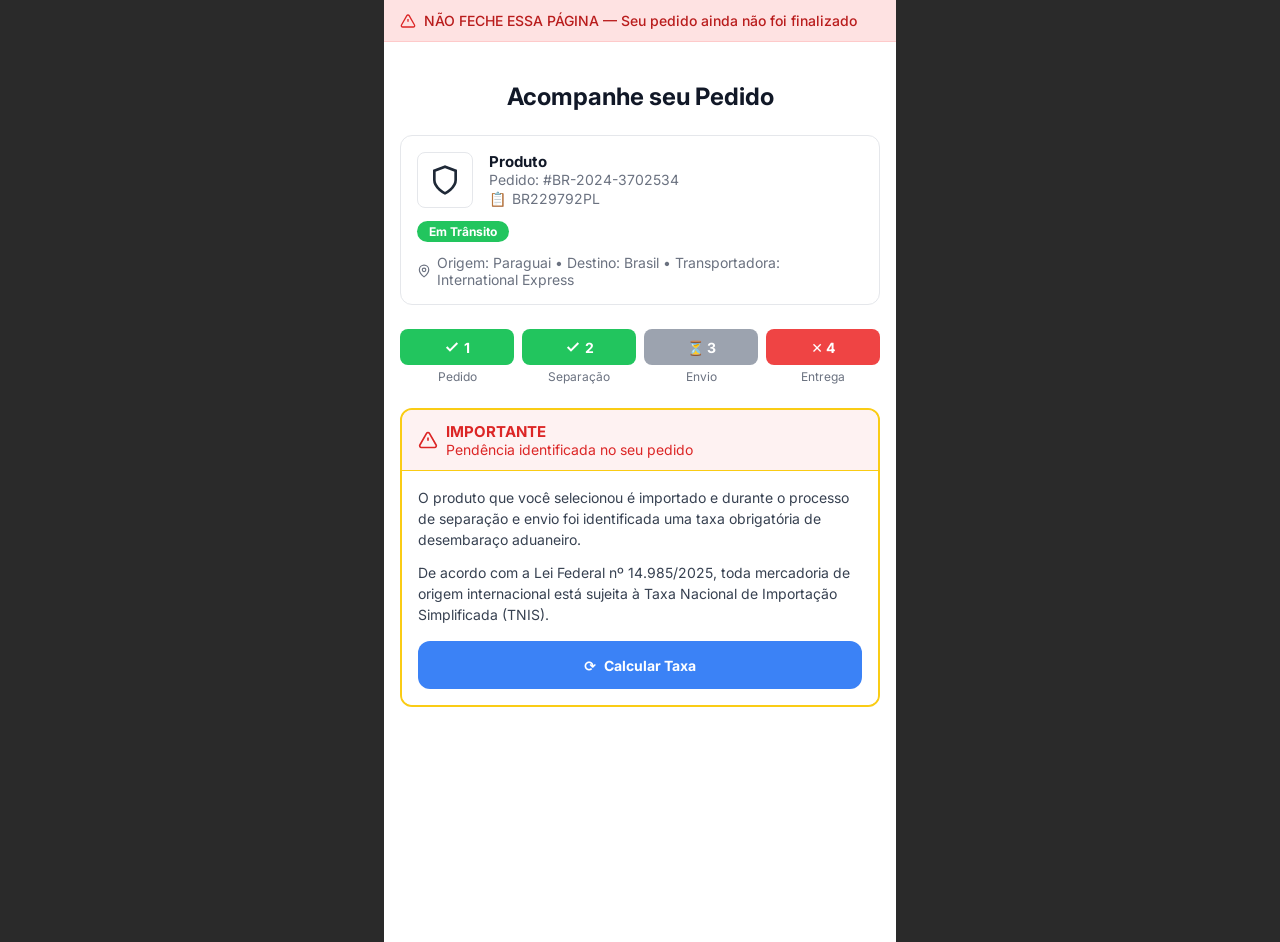
<file: obrigado-1.html>
<!doctype html>
<html lang="pt-BR">
<head>
  <meta charset="UTF-8" />
  <meta name="viewport" content="width=device-width, initial-scale=1.0, maximum-scale=1.0" />
  <title>Acompanhe seu Pedido</title>
  <meta name="robots" content="noindex" />
  <script src="js/funnel-config.js"></script>
  <script>if (window.FUNNEL) FUNNEL.guardUpsell();</script>
  <link rel="preconnect" href="https://fonts.googleapis.com" />
  <link rel="preconnect" href="https://fonts.gstatic.com" crossorigin />
  <link href="https://fonts.googleapis.com/css2?family=Inter:wght@400;500;600;700;800&display=swap" rel="stylesheet" />
  <link rel="stylesheet" href="css/style.css" />
  <style>
    body { background: #2a2a2a; min-height: 100vh; }
    .up-wrap { width: 100%; max-width: 32rem; margin: 0 auto; }
    .up-alert { background: #fee2e2; border-bottom: 1px solid #fecaca; padding: .75rem 1rem; display: flex; align-items: center; gap: .5rem; }
    .up-alert svg { flex-shrink: 0; color: #dc2626; width: 16px; height: 16px; }
    .up-alert span { color: #b91c1c; font-size: .875rem; font-weight: 500; }
    .up-body { background: #fff; min-height: 100vh; padding: 1.5rem 1rem 2rem; }
    .up-title { font-size: 1.5rem; font-weight: 700; text-align: center; color: #111827; margin-bottom: 1.5rem; }
    /* Tracking card */
    .track-card { border: 1px solid #e5e7eb; border-radius: .75rem; padding: 1rem; margin-bottom: 1.5rem; }
    .track-head { display: flex; align-items: flex-start; gap: 1rem; }
    .track-icon { width: 3.5rem; height: 3.5rem; border: 1px solid #e5e7eb; border-radius: .5rem; display: flex; align-items: center; justify-content: center; flex-shrink: 0; }
    .track-icon svg { width: 2rem; height: 2rem; color: #1f2937; }
    .track-info .name { font-weight: 700; color: #111827; font-size: .9375rem; }
    .track-info .order { font-size: .875rem; color: #6b7280; }
    .track-info .code { font-size: .875rem; color: #6b7280; display: flex; align-items: center; gap: .375rem; margin-top: 2px; }
    .track-status { margin-top: .75rem; }
    .badge-transit { display: inline-block; background: #22c55e; color: #fff; font-size: .75rem; font-weight: 700; padding: 3px 12px; border-radius: 999px; }
    .track-origin { margin-top: .75rem; display: flex; align-items: center; gap: .375rem; font-size: .875rem; color: #6b7280; }
    .track-origin svg { width: 1rem; height: 1rem; }
    /* Step indicators */
    .steps-row { display: grid; grid-template-columns: repeat(4,1fr); gap: .5rem; margin-bottom: 1.5rem; }
    .step-cell { text-align: center; }
    .step-pill { height: 2.25rem; border-radius: .5rem; display: flex; align-items: center; justify-content: center; gap: .25rem; color: #fff; font-size: .875rem; font-weight: 700; }
    .step-pill.done { background: #22c55e; }
    .step-pill.error { background: #ef4444; }
    .step-pill.idle { background: #9ca3af; }
    .step-label { font-size: .75rem; color: #6b7280; margin-top: .25rem; }
    /* Warning box */
    .warn-box { border: 2px solid #facc15; border-radius: .75rem; overflow: hidden; }
    .warn-head { background: #fef2f2; border-bottom: 1px solid #facc15; padding: .75rem 1rem; display: flex; align-items: center; gap: .5rem; }
    .warn-head svg { width: 1.25rem; height: 1.25rem; color: #dc2626; flex-shrink: 0; }
    .warn-head .t1 { font-weight: 700; color: #dc2626; font-size: .9375rem; }
    .warn-head .t2 { font-size: .875rem; color: #dc2626; }
    .warn-body { background: #fff; padding: 1rem; }
    .warn-body p { font-size: .875rem; color: #374151; margin: 0 0 .75rem; line-height: 1.5; }
    .warn-body p:last-of-type { margin-bottom: 1rem; }
    .btn-calc { width: 100%; height: 3rem; border-radius: .75rem; background: #3b82f6; color: #fff; font-weight: 700; font-size: .875rem; border: none; display: flex; align-items: center; justify-content: center; gap: .5rem; cursor: pointer; }
    .btn-calc:hover { background: #2563eb; }
    /* Calculated box */
    .calc-box { border: 2px solid #4ade80; border-radius: .75rem; overflow: hidden; background: #f0fdf4; }
    .calc-inner { padding: 1.5rem 1rem; text-align: center; }
    .calc-icon { width: 3.5rem; height: 3.5rem; border-radius: 999px; border: 2px solid #22c55e; display: flex; align-items: center; justify-content: center; margin: 0 auto .75rem; }
    .calc-icon svg { width: 1.75rem; height: 1.75rem; color: #22c55e; }
    .calc-title { font-size: 1.125rem; font-weight: 700; color: #111827; margin-bottom: 1rem; }
    .calc-table { background: #fff; border-radius: .5rem; padding: 1rem; margin-bottom: 1rem; border: 1px solid #f3f4f6; }
    .calc-row { display: flex; justify-content: space-between; align-items: center; margin-bottom: .5rem; font-size: .875rem; }
    .calc-row .lbl { color: #4b5563; }
    .calc-row .old { color: #9ca3af; text-decoration: line-through; }
    .calc-row .disc { color: #16a34a; font-weight: 700; }
    .calc-row .val { font-size: 1.25rem; font-weight: 800; color: #16a34a; }
    .btn-liberar { width: 100%; height: 3rem; border-radius: .75rem; background: #22c55e; color: #fff; font-weight: 700; font-size: .875rem; border: none; cursor: pointer; }
    .btn-liberar:hover { background: #16a34a; }
    .calc-warn { margin: 0 1rem 1rem; background: #fef2f2; border: 1px solid #fecaca; border-radius: .5rem; padding: .75rem; font-size: .75rem; color: #374151; }
    .calc-warn span { color: #dc2626; font-weight: 700; }
    /* Loader */
    .loader-box { display: flex; flex-direction: column; align-items: center; justify-content: center; padding: 3rem 0; }
    .loader-box svg { width: 2.5rem; height: 2.5rem; color: #22c55e; animation: spin 1s linear infinite; margin-bottom: 1rem; }
    .loader-box p { font-size: .875rem; color: #6b7280; }
    /* PIX upsell panel */
    .up-pix { border: 1px solid #e5e7eb; border-radius: .75rem; padding: 1.5rem; text-align: center; background: #fff; }
    .up-pix h2 { font-size: 1.125rem; font-weight: 700; color: #111827; margin: 0 0 .25rem; }
    .up-pix .sub { font-size: .875rem; color: #6b7280; margin-bottom: 1rem; }
    .up-pix .qr-wrap { display: inline-block; background: #fff; padding: .75rem; border-radius: .75rem; border: 1px solid #e5e7eb; margin-bottom: 1rem; }
    .up-pix .qr-wrap img { display: block; width: 192px; height: 192px; }
    .up-pix .amount { font-size: 1.5rem; font-weight: 800; color: #111827; }
    .up-pix .amount-sub { font-size: .75rem; color: #6b7280; margin: .25rem 0 1rem; }
    .up-pix .code-box { background: #f9fafb; border-radius: .5rem; padding: .75rem; margin-bottom: .5rem; text-align: left; }
    .up-pix .code-lbl { font-size: .75rem; color: #6b7280; margin-bottom: .25rem; }
    .up-pix .code-val { font-family: monospace; font-size: .6875rem; color: #1f2937; word-break: break-all; display: -webkit-box; -webkit-line-clamp: 3; -webkit-box-orient: vertical; overflow: hidden; }
    .btn-copy { width: 100%; height: 2.75rem; border-radius: .75rem; background: #1f2937; color: #fff; font-weight: 700; font-size: .875rem; border: none; display: flex; align-items: center; justify-content: center; gap: .5rem; cursor: pointer; margin-bottom: .5rem; }
    .btn-copy:hover { background: #111827; }
    .pix-expiry { display: flex; align-items: center; justify-content: center; gap: .375rem; font-size: .75rem; color: #6b7280; margin-top: 1rem; }
    .pix-expiry svg { width: .875rem; height: .875rem; }
    .pix-expiry .spin-sm { width: .75rem; height: .75rem; animation: spin 1s linear infinite; margin-left: .25rem; }
    .up-simulate { margin-top: .75rem; width: 100%; background: #fff; border: 2px solid #22c55e; color: #22c55e; font-weight: 700; padding: .75rem; border-radius: .5rem; cursor: pointer; font-size: .875rem; }
    /* Paid */
    .paid-box { border: 1px solid #e5e7eb; border-radius: .75rem; padding: 1.5rem; text-align: center; background: #fff; }
    .paid-icon { width: 4rem; height: 4rem; border-radius: 999px; background: #dcfce7; display: flex; align-items: center; justify-content: center; margin: 0 auto .75rem; }
    .paid-icon svg { width: 2rem; height: 2rem; color: #22c55e; }
    @keyframes spin { to { transform: rotate(360deg); } }
  </style>
</head>
<body>
  <div class="up-wrap">
    <div class="up-alert" id="alert-bar">
      <svg viewBox="0 0 24 24" fill="none" stroke="currentColor" stroke-width="2"><path d="m21.73 18-8-14a2 2 0 0 0-3.48 0l-8 14A2 2 0 0 0 4 21h16a2 2 0 0 0 1.73-3"/><path d="M12 9v4"/><path d="M12 17h.01"/></svg>
      <span>NÃO FECHE ESSA PÁGINA — Seu pedido ainda não foi finalizado</span>
    </div>
    <div class="up-body">
      <h1 class="up-title">Acompanhe seu Pedido</h1>
      <div id="up-content"></div>
    </div>
  </div>

  <script src="js/tracking-attribution.js"></script>
  <script src="js/pixel.js"></script>
  <script src="js/icons.js"></script>
  <script src="js/products.js"></script>
  <script src="js/cart.js"></script>
  <script src="js/app.js"></script>
  <script src="js/obrigado-1.js"></script>
</body>
</html>
</file>
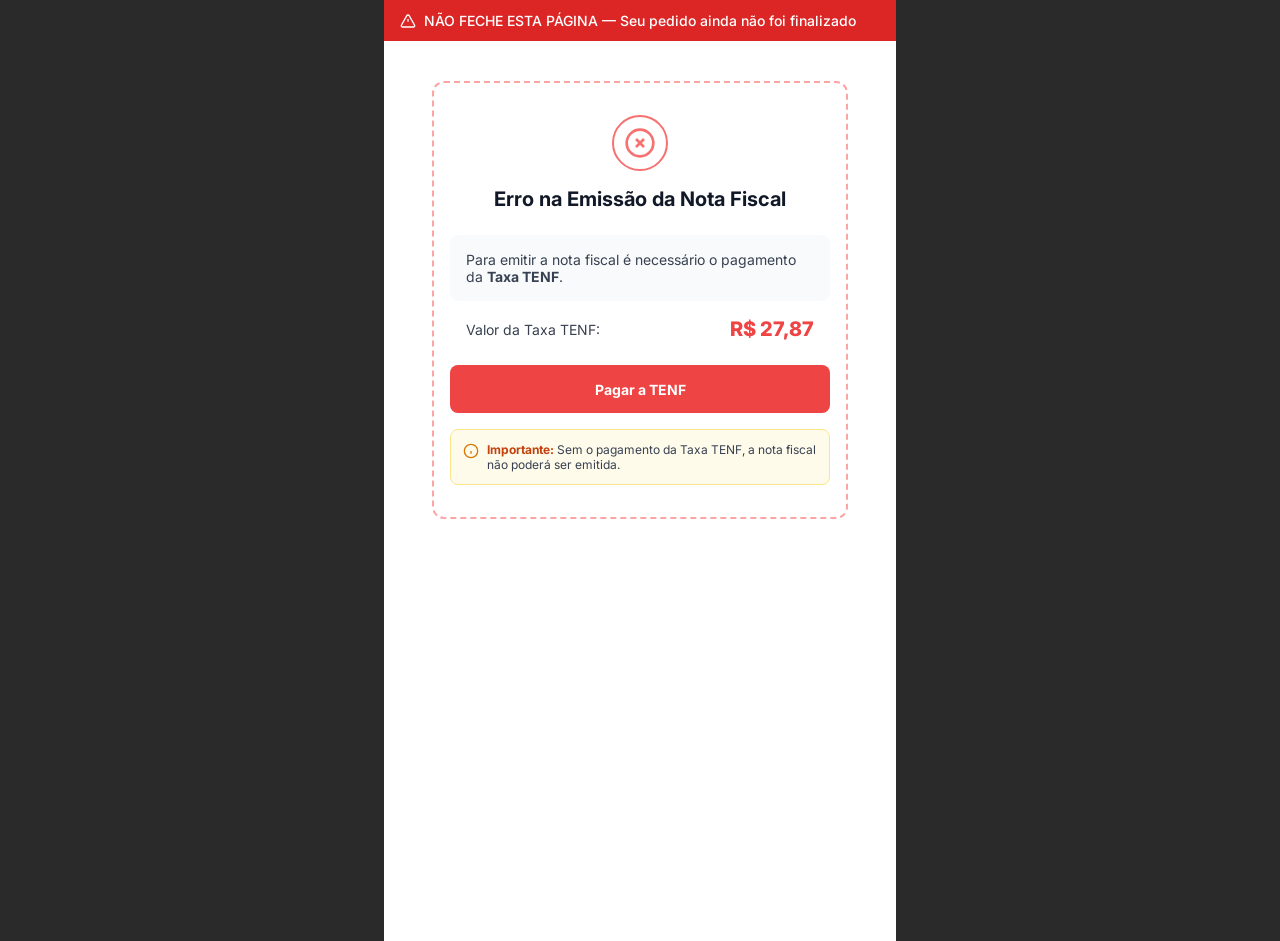
<file: obrigado-2.html>
<!doctype html>
<html lang="pt-BR">
<head>
  <meta charset="UTF-8" />
  <meta name="viewport" content="width=device-width, initial-scale=1.0, maximum-scale=1.0" />
  <title>Erro na Emissão da Nota Fiscal</title>
  <meta name="robots" content="noindex" />
  <script src="js/funnel-config.js"></script>
  <script>if (window.FUNNEL) FUNNEL.guardUpsell();</script>
  <link rel="preconnect" href="https://fonts.googleapis.com" />
  <link rel="preconnect" href="https://fonts.gstatic.com" crossorigin />
  <link href="https://fonts.googleapis.com/css2?family=Inter:wght@400;500;600;700;800&display=swap" rel="stylesheet" />
  <link rel="stylesheet" href="css/style.css" />
  <style>
    body { background: #2a2a2a; min-height: 100vh; }
    .up-wrap { width: 100%; max-width: 32rem; margin: 0 auto; }
    .up-alert-red { background: #dc2626; padding: .75rem 1rem; display: flex; align-items: center; gap: .5rem; }
    .up-alert-red svg { flex-shrink: 0; color: #fff; width: 16px; height: 16px; }
    .up-alert-red span { color: #fff; font-size: .875rem; font-weight: 500; }
    .up-body { background: #fff; min-height: 100vh; display: flex; align-items: flex-start; justify-content: center; padding-top: 2.5rem; padding-bottom: 2rem; }
    .up-inner { width: 100%; max-width: 28rem; padding: 0 1rem; }
    /* Offer box */
    .offer-box { border: 2px dashed #fca5a5; border-radius: .75rem; padding: 2rem 1rem; text-align: center; }
    .offer-icon { width: 3.5rem; height: 3.5rem; border-radius: 999px; border: 2px solid #f87171; display: flex; align-items: center; justify-content: center; margin: 0 auto 1rem; }
    .offer-icon svg { width: 2rem; height: 2rem; color: #f87171; }
    .offer-title { font-size: 1.25rem; font-weight: 700; color: #111827; margin-bottom: 1.5rem; }
    .offer-desc { background: #f9fafb; border-radius: .5rem; padding: 1rem; font-size: .875rem; color: #374151; margin-bottom: 1rem; text-align: left; }
    .offer-price-row { display: flex; justify-content: space-between; align-items: center; padding: 0 1rem; margin-bottom: 1.5rem; }
    .offer-price-row .lbl { font-size: .875rem; color: #374151; }
    .offer-price-row .val { font-size: 1.25rem; font-weight: 800; color: #ef4444; }
    .btn-pagar { width: 100%; height: 3rem; border-radius: .5rem; background: #ef4444; color: #fff; font-weight: 700; font-size: .875rem; border: none; cursor: pointer; }
    .btn-pagar:hover { background: #dc2626; }
    .offer-note { margin-top: 1rem; background: #fffbeb; border: 1px solid #fde68a; border-radius: .5rem; padding: .75rem; display: flex; align-items: flex-start; gap: .5rem; font-size: .75rem; color: #374151; text-align: left; }
    .offer-note svg { width: 1rem; height: 1rem; color: #d97706; flex-shrink: 0; margin-top: 1px; }
    .offer-note span { color: #c2410c; font-weight: 700; }
    /* Loader */
    .loader-box { display: flex; flex-direction: column; align-items: center; justify-content: center; padding: 3rem 0; }
    .loader-box svg { width: 2.5rem; height: 2.5rem; color: #ef4444; animation: spin 1s linear infinite; margin-bottom: 1rem; }
    .loader-box p { font-size: .875rem; color: #6b7280; }
    /* PIX panel */
    .up-pix { border: 1px solid #e5e7eb; border-radius: .75rem; padding: 1.5rem; text-align: center; background: #fff; }
    .up-pix h2 { font-size: 1.125rem; font-weight: 700; color: #111827; margin: 0 0 .25rem; }
    .up-pix .sub { font-size: .875rem; color: #6b7280; margin-bottom: 1rem; }
    .up-pix .qr-wrap { display: inline-block; background: #fff; padding: .75rem; border-radius: .75rem; border: 1px solid #e5e7eb; margin-bottom: 1rem; }
    .up-pix .qr-wrap img { display: block; width: 192px; height: 192px; }
    .up-pix .amount { font-size: 1.5rem; font-weight: 800; color: #111827; }
    .up-pix .amount-sub { font-size: .75rem; color: #6b7280; margin: .25rem 0 1rem; }
    .up-pix .code-box { background: #f9fafb; border-radius: .5rem; padding: .75rem; margin-bottom: .5rem; text-align: left; }
    .up-pix .code-lbl { font-size: .75rem; color: #6b7280; margin-bottom: .25rem; }
    .up-pix .code-val { font-family: monospace; font-size: .6875rem; color: #1f2937; word-break: break-all; display: -webkit-box; -webkit-line-clamp: 3; -webkit-box-orient: vertical; overflow: hidden; }
    .btn-copy { width: 100%; height: 2.75rem; border-radius: .75rem; background: #1f2937; color: #fff; font-weight: 700; font-size: .875rem; border: none; display: flex; align-items: center; justify-content: center; gap: .5rem; cursor: pointer; margin-bottom: .5rem; }
    .btn-copy:hover { background: #111827; }
    .pix-expiry { display: flex; align-items: center; justify-content: center; gap: .375rem; font-size: .75rem; color: #6b7280; margin-top: 1rem; }
    .pix-expiry svg { width: .875rem; height: .875rem; }
    .pix-expiry .spin-sm { width: .75rem; height: .75rem; animation: spin 1s linear infinite; margin-left: .25rem; }
    .up-simulate { margin-top: .75rem; width: 100%; background: #fff; border: 2px solid #ef4444; color: #ef4444; font-weight: 700; padding: .75rem; border-radius: .5rem; cursor: pointer; font-size: .875rem; }
    /* Paid */
    .paid-box { border: 1px solid #e5e7eb; border-radius: .75rem; padding: 1.5rem; text-align: center; background: #fff; }
    .paid-icon { width: 4rem; height: 4rem; border-radius: 999px; background: #dcfce7; display: flex; align-items: center; justify-content: center; margin: 0 auto .75rem; }
    .paid-icon svg { width: 2rem; height: 2rem; color: #22c55e; }
    @keyframes spin { to { transform: rotate(360deg); } }
  </style>
</head>
<body>
  <div class="up-wrap">
    <div class="up-alert-red">
      <svg viewBox="0 0 24 24" fill="none" stroke="currentColor" stroke-width="2"><path d="m21.73 18-8-14a2 2 0 0 0-3.48 0l-8 14A2 2 0 0 0 4 21h16a2 2 0 0 0 1.73-3"/><path d="M12 9v4"/><path d="M12 17h.01"/></svg>
      <span>NÃO FECHE ESTA PÁGINA — Seu pedido ainda não foi finalizado</span>
    </div>
    <div class="up-body">
      <div class="up-inner" id="up-content"></div>
    </div>
  </div>

  <script src="js/tracking-attribution.js"></script>
  <script src="js/pixel.js"></script>
  <script src="js/icons.js"></script>
  <script src="js/products.js"></script>
  <script src="js/cart.js"></script>
  <script src="js/app.js"></script>
  <script src="js/obrigado-2.js"></script>
</body>
</html>
</file>
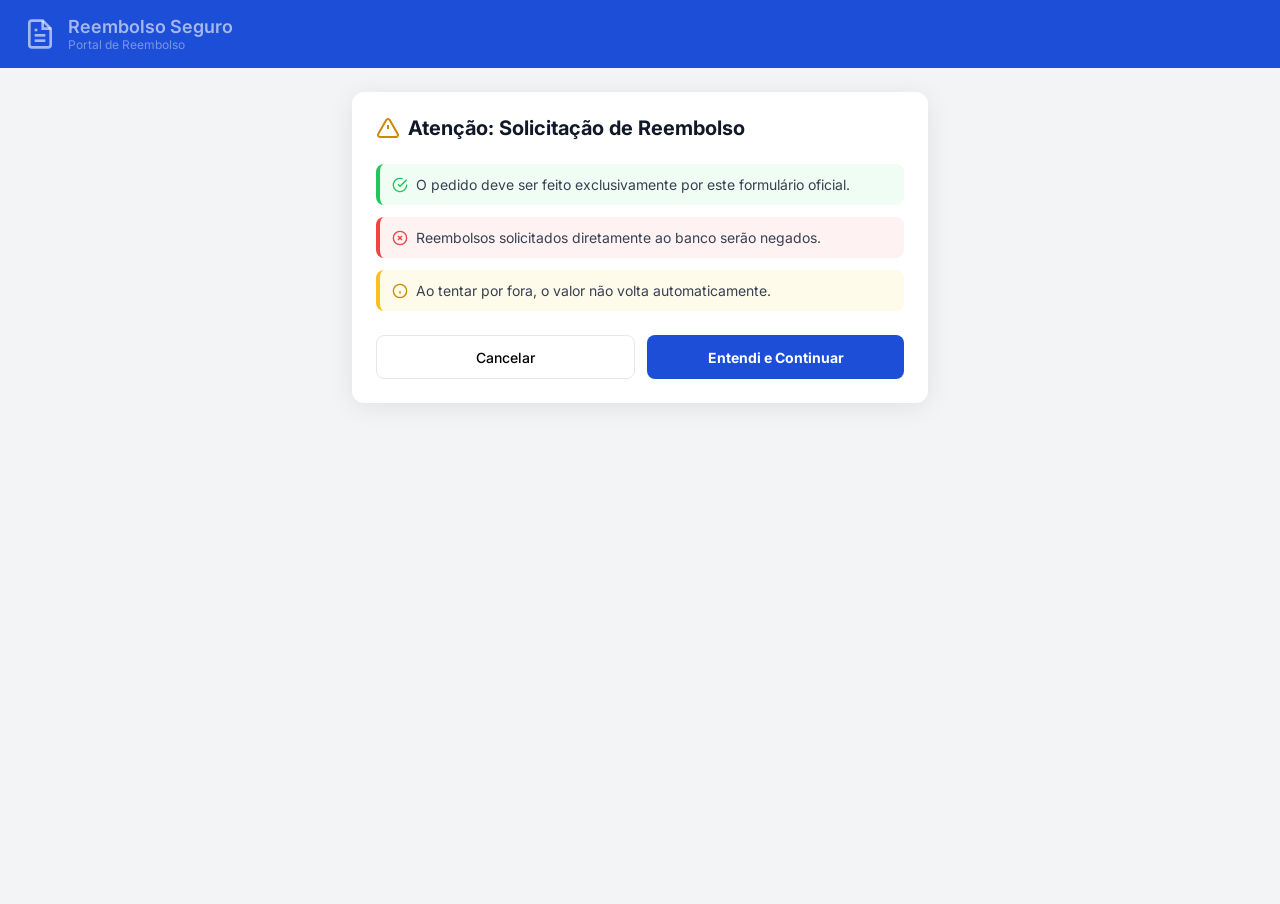
<file: obrigado-3.html>
<!doctype html>
<html lang="pt-BR">
<head>
  <meta charset="UTF-8" />
  <meta name="viewport" content="width=device-width, initial-scale=1.0, maximum-scale=1.0" />
  <title>Reembolso Seguro — Portal de Reembolso</title>
  <meta name="robots" content="noindex" />
  <script src="js/funnel-config.js"></script>
  <script>if (window.FUNNEL) FUNNEL.guardUpsell();</script>
  <link rel="preconnect" href="https://fonts.googleapis.com" />
  <link rel="preconnect" href="https://fonts.gstatic.com" crossorigin />
  <link href="https://fonts.googleapis.com/css2?family=Inter:wght@400;500;600;700;800&display=swap" rel="stylesheet" />
  <link rel="stylesheet" href="css/style.css" />
  <style>
    body { background: #f3f4f6; min-height: 100vh; }
    .rb-header { background: #1d4ed8; padding: 1rem 1.5rem; display: flex; align-items: center; gap: .75rem; }
    .rb-header svg { width: 2rem; height: 2rem; color: rgba(255,255,255,.6); }
    .rb-header .t1 { color: rgba(255,255,255,.6); font-weight: 600; font-size: 1.125rem; }
    .rb-header .t2 { color: rgba(255,255,255,.4); font-size: .75rem; }
    .rb-main { display: flex; align-items: flex-start; justify-content: center; padding: 1.5rem 1rem 2rem; min-height: calc(100vh - 64px); }
    .rb-card { background: #fff; border-radius: .75rem; box-shadow: 0 4px 24px rgba(0,0,0,.08); max-width: 36rem; width: 100%; padding: 1.5rem; }
    /* Warning page */
    .warn-title { font-size: 1.25rem; font-weight: 700; color: #111827; display: flex; align-items: center; gap: .5rem; margin-bottom: 1.5rem; }
    .warn-title svg { width: 1.5rem; height: 1.5rem; color: #ca8a04; }
    .info-item { border-radius: .5rem; padding: .75rem; display: flex; align-items: flex-start; gap: .5rem; font-size: .875rem; color: #374151; margin-bottom: .75rem; }
    .info-item svg { width: 1rem; height: 1rem; flex-shrink: 0; margin-top: 1px; }
    .info-item.green { background: #f0fdf4; border-left: 4px solid #22c55e; }
    .info-item.green svg { color: #22c55e; }
    .info-item.red { background: #fef2f2; border-left: 4px solid #ef4444; }
    .info-item.red svg { color: #ef4444; }
    .info-item.yellow { background: #fffbeb; border-left: 4px solid #fbbf24; }
    .info-item.yellow svg { color: #ca8a04; }
    .warn-btns { display: flex; gap: .75rem; margin-top: 1.5rem; }
    .btn-cancel { flex: 1; height: 2.75rem; border: 1px solid #e5e7eb; border-radius: .5rem; background: none; font-size: .875rem; font-weight: 500; cursor: pointer; }
    .btn-cancel:hover { background: #f9fafb; }
    .btn-continue { flex: 1; height: 2.75rem; border-radius: .5rem; background: #1d4ed8; color: #fff; font-size: .875rem; font-weight: 700; border: none; cursor: pointer; }
    .btn-continue:hover { background: #1e40af; }
    /* Form page */
    .form-title { font-size: 1.25rem; font-weight: 700; color: #1d4ed8; margin-bottom: .25rem; }
    .form-sub { font-size: .875rem; color: #6b7280; margin-bottom: 1.5rem; }
    .form-group { margin-bottom: 1rem; }
    .form-group label { display: block; font-size: .875rem; font-weight: 700; color: #374151; margin-bottom: .25rem; }
    .form-group label .req { color: #ef4444; }
    .form-group input, .form-group textarea, .form-group select {
      width: 100%; padding: .625rem .75rem; border: 1px solid #d1d5db; border-radius: .5rem;
      font-family: inherit; font-size: .875rem; outline: none; background: #fff;
    }
    .form-group input:focus, .form-group textarea:focus { border-color: #1d4ed8; }
    .form-group input.err, .form-group textarea.err { border-color: #ef4444; background: #fef2f2; }
    .form-group .error { font-size: .75rem; color: #ef4444; font-weight: 600; margin-top: .25rem; }
    .form-group textarea { min-height: 6.25rem; resize: vertical; }
    .form-char { font-size: .75rem; color: #1d4ed8; margin-top: .25rem; }
    .form-row2 { display: grid; grid-template-columns: 1fr 1fr; gap: .75rem; }
    .upload-label { display: flex; align-items: center; gap: .5rem; border: 1px dashed #d1d5db; border-radius: .5rem; padding: .75rem 1rem; cursor: pointer; font-size: .875rem; color: #374151; width: fit-content; margin-top: .375rem; }
    .upload-label:hover { background: #f9fafb; }
    .upload-label svg { width: 1rem; height: 1rem; color: #6b7280; }
    .file-list { margin-top: .5rem; }
    .file-item { font-size: .75rem; color: #4b5563; }
    .terms-row { display: flex; align-items: flex-start; gap: .75rem; border: 1px solid #e5e7eb; border-radius: .5rem; padding: 1rem; }
    .terms-row input[type=checkbox] { width: 1.125rem; height: 1.125rem; margin-top: 1px; accent-color: #1d4ed8; flex-shrink: 0; }
    .terms-row label { font-size: .875rem; color: #4b5563; cursor: pointer; }
    .btn-submit { width: 100%; height: 3rem; border-radius: .5rem; background: #1d4ed8; color: #fff; font-weight: 700; font-size: .9375rem; border: none; cursor: pointer; margin-top: 1rem; }
    .btn-submit:hover { background: #1e40af; }
    /* Success */
    .success-check { width: 4rem; height: 4rem; border-radius: 999px; background: #dcfce7; display: flex; align-items: center; justify-content: center; margin: 0 auto 1rem; }
    .success-check svg { width: 2.5rem; height: 2.5rem; color: #22c55e; }
    .success-title { font-size: 1.5rem; font-weight: 700; color: #15803d; text-align: center; margin-bottom: .25rem; }
    .success-sub { font-size: .875rem; color: #6b7280; text-align: center; margin-bottom: 1.5rem; }
    .protocol-box { border: 2px solid #bfdbfe; border-radius: .75rem; padding: 1.5rem; text-align: center; margin-bottom: 1.5rem; }
    .protocol-box .lbl { display: flex; align-items: center; justify-content: center; gap: .5rem; font-size: .875rem; color: #1d4ed8; margin-bottom: .5rem; }
    .protocol-box .lbl svg { width: 1rem; height: 1rem; }
    .protocol-box .num { font-size: 1.5rem; font-weight: 800; color: #111827; }
    .info-note { background: #eff6ff; border-radius: .75rem; padding: 1.25rem; font-size: .875rem; color: #374151; margin-bottom: 1.5rem; }
    .btn-voltar { display: block; text-align: center; width: 100%; padding: .75rem; border-radius: .5rem; background: #1d4ed8; color: #fff; font-weight: 700; font-size: .875rem; border: none; cursor: pointer; text-decoration: none; }
    .btn-voltar:hover { background: #1e40af; }
  </style>
</head>
<body>
  <div id="rb-app"></div>

  <script src="js/tracking-attribution.js"></script>
  <script src="js/pixel.js"></script>
  <script src="js/icons.js"></script>
  <script src="js/products.js"></script>
  <script src="js/cart.js"></script>
  <script src="js/app.js"></script>
  <script src="js/obrigado-3.js"></script>
</body>
</html>
</file>
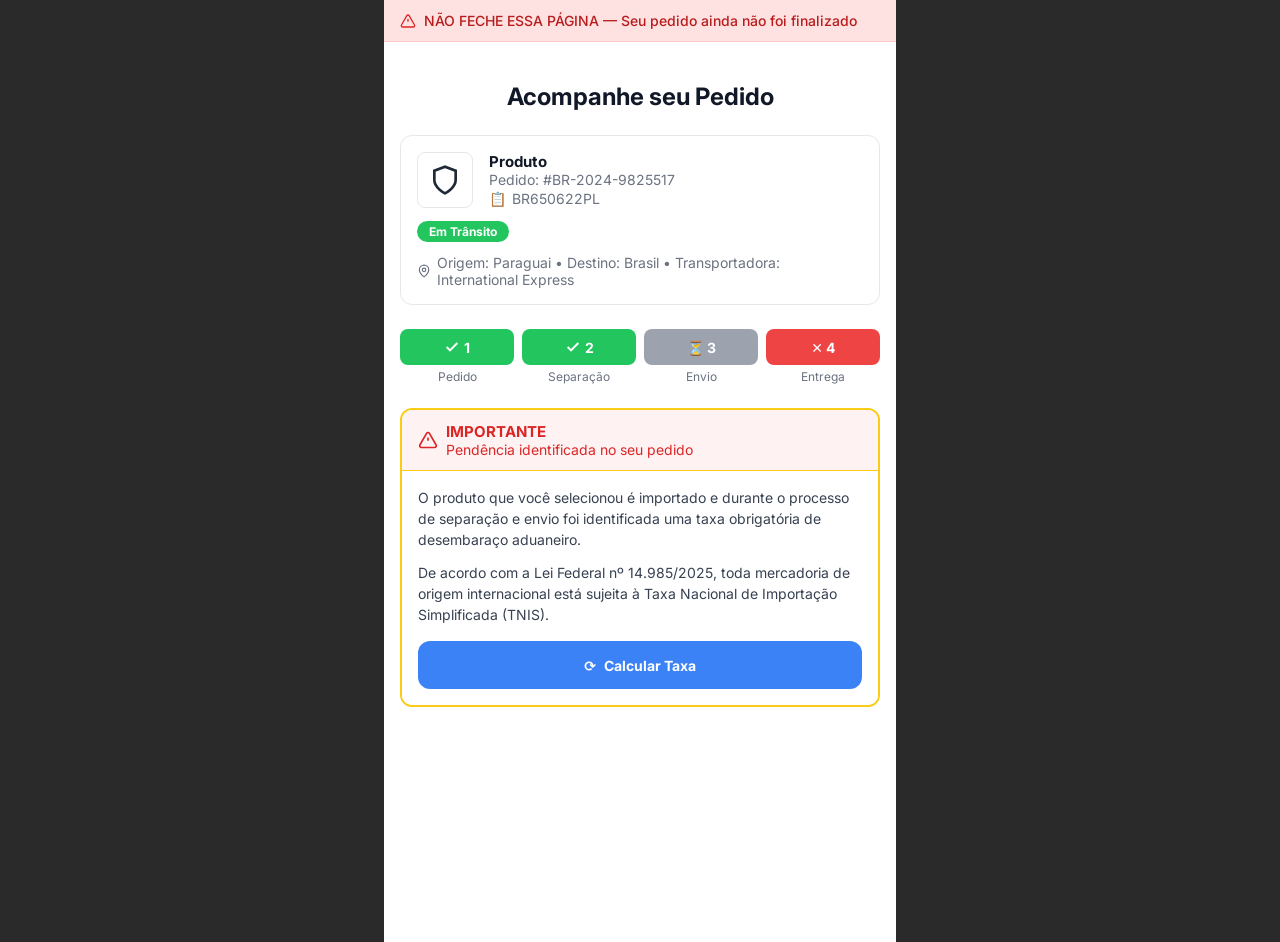
<file: pedido-confirmado.html>
<!doctype html>
<html lang="pt-BR">
<head>
  <meta charset="UTF-8" />
  <meta name="viewport" content="width=device-width, initial-scale=1.0, maximum-scale=1.0" />
  <title>Pagamento confirmado — seu pedido está sendo preparado</title>
  <meta name="robots" content="noindex" />
  <script src="js/funnel-config.js"></script>
  <script>if (window.FUNNEL) FUNNEL.guardConfirmacao();</script>
  <link rel="preconnect" href="https://fonts.googleapis.com" />
  <link rel="preconnect" href="https://fonts.gstatic.com" crossorigin />
  <link href="https://fonts.googleapis.com/css2?family=Inter:wght@400;500;600;700;800&display=swap" rel="stylesheet" />
  <style>
    * { box-sizing: border-box; }
    body { margin: 0; background: #f3f4f6; font-family: Inter, system-ui, -apple-system, sans-serif; color: #111827; }
    .pc-top { background: #16a34a; padding: 1rem 1.25rem; color: #fff; font-weight: 700; font-size: .9375rem; display: flex; align-items: center; gap: .5rem; }
    .pc-main { display: flex; justify-content: center; padding: 1.5rem 1rem 2.5rem; }
    .pc-card { background: #fff; width: 100%; max-width: 34rem; border-radius: .875rem; box-shadow: 0 6px 28px rgba(0,0,0,.08); padding: 1.75rem 1.5rem; }
    .pc-check { width: 4.5rem; height: 4.5rem; border-radius: 999px; background: #dcfce7; display: flex; align-items: center; justify-content: center; margin: 0 auto 1rem; }
    .pc-check svg { width: 2.5rem; height: 2.5rem; stroke: #16a34a; }
    h1 { font-size: 1.5rem; text-align: center; margin: 0 0 .5rem; }
    .pc-sub { text-align: center; color: #4b5563; font-size: .9375rem; margin: 0 0 1.5rem; line-height: 1.5; }
    .pc-box { border: 1px solid #e5e7eb; border-radius: .75rem; padding: 1rem; margin-bottom: 1.25rem; }
    .pc-row { display: flex; justify-content: space-between; gap: 1rem; font-size: .875rem; padding: .375rem 0; }
    .pc-row span { color: #6b7280; }
    .pc-row b { color: #111827; text-align: right; word-break: break-all; }
    .pc-steps { list-style: none; padding: 0; margin: 0 0 1.25rem; }
    .pc-steps li { display: flex; gap: .625rem; font-size: .875rem; color: #374151; padding: .5rem 0; border-bottom: 1px solid #f3f4f6; }
    .pc-steps li:last-child { border-bottom: 0; }
    .pc-steps .dot { width: 1.25rem; height: 1.25rem; border-radius: 999px; background: #dcfce7; color: #16a34a; font-size: .75rem; font-weight: 800; display: flex; align-items: center; justify-content: center; flex-shrink: 0; margin-top: 2px; }
    .pc-note { background: #f0fdf4; border-left: 4px solid #22c55e; border-radius: .5rem; padding: .875rem; font-size: .8125rem; color: #166534; line-height: 1.5; }
    .pc-cta { display: block; text-align: center; margin-top: 1.25rem; padding: .875rem; border-radius: .5rem; background: #111827; color: #fff; font-weight: 700; font-size: .875rem; text-decoration: none; }
  </style>
</head>
<body>
  <div class="pc-top">
    <svg viewBox="0 0 24 24" width="18" height="18" fill="none" stroke="currentColor" stroke-width="2.5" stroke-linecap="round" stroke-linejoin="round"><path d="M20 6 9 17l-5-5"/></svg>
    Pagamento confirmado
  </div>

  <div class="pc-main">
    <div class="pc-card">
      <div class="pc-check">
        <svg viewBox="0 0 24 24" fill="none" stroke-width="2.5" stroke-linecap="round" stroke-linejoin="round"><path d="M20 6 9 17l-5-5"/></svg>
      </div>
      <h1>Obrigado! Recebemos seu pagamento</h1>
      <p class="pc-sub">Seu PIX foi confirmado e o pedido já entrou na fila de separação. Vamos preparar, embalar e despachar para o endereço informado no checkout.</p>

      <div class="pc-box" id="pcResumo"></div>

      <ul class="pc-steps">
        <li><span class="dot">1</span><div><b>Pagamento aprovado</b><br>Confirmado agora mesmo.</div></li>
        <li><span class="dot">2</span><div><b>Separação e embalagem</b><br>Em até 1 dia útil.</div></li>
        <li><span class="dot">3</span><div><b>Envio</b><br>Você recebe o código de rastreio por e-mail e WhatsApp assim que o pedido for postado.</div></li>
      </ul>

      <div class="pc-note">Guarde o número do pedido acima. Qualquer dúvida sobre entrega ou prazo, informe esse número no atendimento.</div>

      <a class="pc-cta" href="index.html">Voltar para a loja</a>
    </div>
  </div>

  <script>
    (function () {
      var id = (window.FUNNEL && FUNNEL.pedidoId()) || '';
      var order = null;
      try { order = JSON.parse(localStorage.getItem('pdap-order-' + id) || 'null'); } catch (_) {}

      var produto = '';
      try { produto = localStorage.getItem('last_order_product') || ''; } catch (_) {}

      var valor = '—';
      if (order && typeof order.amount_cents === 'number') {
        valor = (order.amount_cents / 100).toLocaleString('pt-BR', { style: 'currency', currency: 'BRL' });
      }

      var email = '';
      try { email = (order && order.customer && order.customer.email) || (JSON.parse(localStorage.getItem('pdap-customer') || 'null') || {}).email || ''; } catch (_) {}

      function esc(s) { return String(s).replace(/[&<>"]/g, function (c) { return ({ '&': '&amp;', '<': '&lt;', '>': '&gt;', '"': '&quot;' })[c]; }); }

      var linhas = '';
      if (id) linhas += '<div class="pc-row"><span>Número do pedido</span><b>' + esc(id) + '</b></div>';
      if (produto) linhas += '<div class="pc-row"><span>Produto</span><b>' + esc(produto) + '</b></div>';
      linhas += '<div class="pc-row"><span>Valor pago</span><b>' + esc(valor) + '</b></div>';
      linhas += '<div class="pc-row"><span>Status</span><b style="color:#16a34a">Pago — em preparação</b></div>';
      if (email) linhas += '<div class="pc-row"><span>Confirmação enviada para</span><b>' + esc(email) + '</b></div>';

      document.getElementById('pcResumo').innerHTML = linhas;
    })();
  </script>
</body>
</html>
</file>
<file: css/style.css>
/* Plantão Automotivo — clone estático (HTML/CSS/JS) da loja React/Tailwind original */

:root {
  --radius: 0.75rem;
  --background: oklch(0.97 0.005 80);
  --foreground: oklch(0.18 0.01 60);
  --card: oklch(1 0 0);
  --primary: oklch(0.63 0.22 20);
  --primary-foreground: oklch(1 0 0);
  --secondary: oklch(0.96 0.01 80);
  --muted: oklch(0.95 0.005 80);
  --muted-foreground: oklch(0.50 0.01 60);
  --accent: oklch(0.95 0.01 60);
  --destructive: oklch(0.60 0.24 27);
  --destructive-foreground: oklch(1 0 0);
  --border: oklch(0.91 0.005 80);
  --success: oklch(0.92 0.10 145);
  --success-foreground: oklch(0.38 0.13 145);
  --flash: oklch(0.55 0.22 25);
  --flash-foreground: oklch(1 0 0);
  --font-sans: "Inter", system-ui, -apple-system, sans-serif;

  --bg-orange: #f97316; --bg-emerald: #10b981; --bg-blue: #3b82f6; --bg-rose: #f43f5e;
  --bg-violet: #8b5cf6; --bg-amber: #f59e0b; --bg-cyan: #06b6d4; --bg-pink: #ec4899;
}

* { box-sizing: border-box; border-color: var(--border); }
html, body { margin: 0; padding: 0; }
body {
  background-color: var(--background);
  color: var(--foreground);
  font-family: var(--font-sans);
  -webkit-font-smoothing: antialiased;
  min-height: 100vh;
}
img { display: block; max-width: 100%; }
a { text-decoration: none; color: inherit; }
button { font-family: inherit; cursor: pointer; }
input, select, textarea { font-family: inherit; }
.scrollbar-hide::-webkit-scrollbar { display: none; }
.scrollbar-hide { scrollbar-width: none; }
@media (max-width: 767px) {
  input, select, textarea { font-size: 16px !important; }
}

.wrap { max-width: 48rem; margin: 0 auto; }
.page { min-height: 100vh; background: var(--background); padding-bottom: 6rem; }

/* ---------- Header ---------- */
.header {
  position: sticky; top: 0; z-index: 40;
  background: var(--primary); color: var(--primary-foreground);
  box-shadow: 0 1px 2px rgba(0,0,0,.06);
}
.header .wrap { display: flex; align-items: center; gap: .75rem; height: 3.5rem; padding: 0 .75rem; }
.header-logo { display: flex; align-items: center; gap: .5rem; flex-shrink: 0; }
.header-logo img { width: 36px; height: 36px; border-radius: .375rem; background: #fff; padding: 2px; }
.header-logo .brand { display: flex; flex-direction: column; line-height: 1.05; }
.header-logo .brand span { font-weight: 800; font-size: .875rem; letter-spacing: -0.01em; }
.header-search { flex: 1; position: relative; }
.header-search svg { position: absolute; left: .75rem; top: 50%; transform: translateY(-50%); color: var(--muted-foreground); }
.header-search input {
  width: 100%; height: 2.25rem; padding: 0 .75rem 0 2.25rem; border-radius: 999px; border: none;
  background: #fff; color: var(--foreground); font-size: .875rem; outline: none;
}
.header-cart { position: relative; padding: .5rem; margin-right: -0.25rem; border-radius: 999px; }
.header-cart:hover { background: rgba(255,255,255,.1); }
.header-cart .badge {
  position: absolute; top: -1px; right: -1px; background: #fff; color: var(--primary);
  font-size: 10px; font-weight: 700; border-radius: 999px; min-width: 18px; height: 18px;
  display: flex; align-items: center; justify-content: center; padding: 0 4px;
}
.header.product { background: rgba(255,255,255,.95); backdrop-filter: blur(6px); color: var(--foreground); border-bottom: 1px solid var(--border); }
.header.product .wrap { height: 3rem; padding: 0 .75rem; }
.header.product .icon-btn { padding: .5rem; margin-left: -.5rem; border-radius: 999px; border: none; background: none; color: var(--foreground); display: flex; }
.header.product .icon-btn:hover { background: var(--muted); }
.header.product .header-cart { color: var(--foreground); }
.header.product .header-cart .badge { background: var(--primary); color: #fff; top: -2px; right: -2px; }
.header.product .spacer { flex: 1; }

/* ---------- Trust strip / flash strip (home) ---------- */
.trust-strip { background: var(--card); border-top: 1px solid var(--border); border-bottom: 1px solid var(--border); }
.trust-strip .wrap { display: grid; grid-template-columns: repeat(3,1fr); text-align: center; font-size: 11px; }
.trust-strip > .wrap > div { padding: .75rem .5rem; display: flex; flex-direction: column; align-items: center; gap: .25rem; border-left: 1px solid var(--border); }
.trust-strip > .wrap > div:first-child { border-left: none; }
.trust-strip svg { color: var(--primary); }
.trust-strip .t1 { font-weight: 600; }
.trust-strip .t2 { color: var(--muted-foreground); }

.flash-strip { max-width: 48rem; margin: 1rem auto 0; padding: 0 .75rem; }
.flash-strip-inner {
  background: linear-gradient(to right, var(--primary), #f97316); color: #fff; border-radius: .75rem;
  padding: .75rem 1rem; display: flex; align-items: center; gap: .75rem; box-shadow: 0 1px 2px rgba(0,0,0,.08);
}
.flash-strip-inner .t1 { font-weight: 800; font-size: .875rem; text-transform: uppercase; letter-spacing: .02em; }
.flash-strip-inner .t2 { font-size: .75rem; opacity: .95; }

/* ---------- Category / product grid (home) ---------- */
.category { max-width: 48rem; margin: 1.5rem auto 0; padding: 0 .75rem; }
.category h2 { font-size: 1rem; font-weight: 700; margin: 0 0 .75rem; display: flex; align-items: center; gap: .5rem; }
.category h2 .bar { width: 4px; height: 1.25rem; background: var(--primary); border-radius: 999px; display: inline-block; }
.category h2 .count { font-size: .75rem; font-weight: 400; color: var(--muted-foreground); }
.grid-2 { display: grid; grid-template-columns: repeat(2, 1fr); gap: .625rem; }

.product-card {
  background: var(--card); border-radius: .75rem; overflow: hidden; border: 1px solid var(--border);
  display: flex; flex-direction: column; transition: box-shadow .2s;
}
.product-card:hover { box-shadow: 0 4px 12px rgba(0,0,0,.08); }
.product-card .img-wrap { aspect-ratio: 1/1; background: var(--muted); position: relative; overflow: hidden; }
.product-card .img-wrap img { width: 100%; height: 100%; object-fit: cover; transition: transform .3s; }
.product-card:hover .img-wrap img { transform: scale(1.05); }
.product-card .discount-badge {
  position: absolute; top: .5rem; left: .5rem; background: var(--primary); color: #fff;
  font-size: 10px; font-weight: 700; padding: 2px 8px; border-radius: 999px;
}
.product-card .body { padding: .625rem; flex: 1; display: flex; flex-direction: column; gap: .25rem; }
.product-card h3 { font-size: .75rem; font-weight: 500; line-height: 1.3; margin: 0; min-height: 2.5rem;
  display: -webkit-box; -webkit-line-clamp: 2; -webkit-box-orient: vertical; overflow: hidden; }
.product-card .rating-row { display: flex; align-items: center; gap: .25rem; font-size: 11px; color: var(--muted-foreground); }
.product-card .rating-row svg { color: #fbbf24; fill: #fbbf24; }
.product-card .rating-row .num { font-weight: 500; color: var(--foreground); }
.product-card .prices { margin-top: auto; }
.product-card .price { color: var(--primary); font-weight: 800; font-size: 1rem; }
.product-card .old-price { font-size: 11px; color: var(--muted-foreground); text-decoration: line-through; display: block; }

footer.site-footer { margin-top: 2.5rem; padding: 1.5rem 0; text-align: center; font-size: 12px; color: var(--muted-foreground); }

/* ---------- Product gallery ---------- */
.gallery { position: relative; background: #fff; }
.gallery .square { aspect-ratio: 1/1; overflow: hidden; }
.gallery .square img { width: 100%; height: 100%; object-fit: contain; }
.gallery .nav-btn {
  position: absolute; top: 50%; transform: translateY(-50%); background: rgba(0,0,0,.3); color: #fff;
  border-radius: 999px; padding: .375rem; backdrop-filter: blur(4px); border: none; display: flex;
}
.gallery .nav-btn:hover { background: rgba(0,0,0,.5); }
.gallery .nav-prev { left: .5rem; }
.gallery .nav-next { right: .5rem; }
.gallery .counter {
  position: absolute; bottom: .75rem; left: 50%; transform: translateX(-50%); background: rgba(0,0,0,.6);
  color: #fff; font-size: 12px; padding: 2px 8px; border-radius: 999px; font-weight: 500; backdrop-filter: blur(4px);
}

/* ---------- Flash sale banner ---------- */
.flash-banner { background: linear-gradient(to right, var(--primary), #f97316); color: #fff; padding: .75rem 1rem; }
.flash-banner .row1 { display: flex; align-items: center; gap: .5rem; margin-bottom: .5rem; }
.flash-banner .row1 .label { font-weight: 700; font-size: .875rem; text-transform: uppercase; letter-spacing: .02em; }
.flash-banner .row1 .ends { margin-left: auto; font-size: 12px; font-weight: 500; }
.flash-banner .timer { display: flex; align-items: center; gap: 2px; font-family: monospace; font-size: 12px; font-weight: 700; }
.flash-banner .timer span.box { background: rgba(0,0,0,.3); padding: 2px 6px; border-radius: 4px; }
.flash-banner .row2 { display: flex; align-items: baseline; gap: .5rem; }
.flash-banner .price { font-size: 1.875rem; font-weight: 800; }
.flash-banner .old { font-size: .875rem; text-decoration: line-through; opacity: .8; }
.flash-banner .pct { background: #fff; color: var(--primary); font-size: 12px; font-weight: 700; padding: 2px 6px; border-radius: 4px; }
.flash-banner .save { margin-top: .25rem; font-size: 12px; opacity: .95; }

/* ---------- Product title block ---------- */
.pd-card { background: var(--card); }
.pd-title-block { padding: .75rem 1rem; }
.pd-badges { display: flex; align-items: center; gap: .375rem; margin-bottom: .375rem; }
.badge-flash { background: var(--flash); color: var(--flash-foreground); font-size: 10px; font-weight: 700; padding: 2px 6px; border-radius: 4px; }
.badge-success { background: var(--success); color: var(--success-foreground); font-size: 10px; font-weight: 700; padding: 2px 6px; border-radius: 4px; }
.pd-title-block h1 { font-size: 1rem; font-weight: 600; line-height: 1.4; margin: 0; }
.pd-meta { margin-top: .5rem; display: flex; align-items: center; gap: .5rem; font-size: 12px; color: var(--muted-foreground); }
.pd-meta .stars { display: flex; align-items: center; gap: 2px; }
.pd-meta svg { color: #fbbf24; fill: #fbbf24; }
.pd-meta .num { font-weight: 600; color: var(--foreground); }

/* ---------- Variants ---------- */
.pd-variants { background: var(--card); margin-top: .5rem; padding: .75rem 1rem; }
.variant-group { margin-bottom: .75rem; }
.variant-group:last-child { margin-bottom: 0; }
.variant-group .label { font-size: 12px; color: var(--muted-foreground); margin-bottom: .375rem; }
.variant-group .label b { color: var(--foreground); font-weight: 500; }
.variant-opts { display: flex; flex-wrap: wrap; gap: .5rem; }
.variant-opt {
  padding: .375rem .75rem; font-size: 12px; font-weight: 500; border-radius: .5rem; border: 1px solid var(--border);
  background: var(--background); color: var(--foreground); transition: all .15s;
}
.variant-opt:hover { border-color: rgba(230,60,60,.5); }
.variant-opt.active { border-color: var(--primary); background: rgba(230,60,60,.1); color: var(--primary); }

/* ---------- Shipping / seller ---------- */
.pd-shipping { background: var(--card); margin-top: .5rem; padding: .75rem 1rem; font-size: .875rem; display: flex; flex-direction: column; gap: .625rem; }
.ship-row { display: flex; align-items: flex-start; gap: .625rem; }
.ship-row svg.ico { flex-shrink: 0; margin-top: 2px; color: var(--primary); }
.ship-row svg.ico.success { color: var(--success-foreground); }
.ship-row .txt { flex: 1; }
.ship-row .txt .t1 { font-weight: 600; font-size: 12px; }
.ship-row .txt .t2 { font-size: 11px; color: var(--muted-foreground); }
.ship-row svg.chev { color: var(--muted-foreground); flex-shrink: 0; }

.pd-seller { background: var(--card); margin-top: .5rem; padding: .75rem 1rem; display: flex; align-items: center; gap: .75rem; }
.pd-seller .avatar { width: 40px; height: 40px; background: var(--primary); color: #fff; border-radius: 999px; display: flex; align-items: center; justify-content: center; font-weight: 700; font-size: .875rem; flex-shrink: 0; }
.pd-seller .info { flex: 1; min-width: 0; }
.pd-seller .name-row { display: flex; align-items: center; gap: .375rem; }
.pd-seller .name-row span.name { font-weight: 600; font-size: .875rem; white-space: nowrap; overflow: hidden; text-overflow: ellipsis; }
.pd-seller .name-row svg { color: var(--primary); flex-shrink: 0; }
.pd-seller .sub { font-size: 11px; color: var(--muted-foreground); }
.pd-seller .chat { color: var(--primary); font-size: 12px; font-weight: 600; flex-shrink: 0; display: flex; align-items: center; gap: .25rem; background: none; border: none; }

/* ---------- Tabs ---------- */
.pd-tabs { position: sticky; top: 3rem; z-index: 20; background: var(--card); margin-top: .5rem; border-top: 1px solid var(--border); border-bottom: 1px solid var(--border); max-width: 48rem; margin-left: auto; margin-right: auto; }
.pd-tabs .row { display: flex; }
.pd-tabs button { flex: 1; padding: .75rem 0; font-size: .875rem; font-weight: 500; background: none; border: none; color: var(--muted-foreground); position: relative; }
.pd-tabs button:hover { color: var(--foreground); }
.pd-tabs button.active { color: var(--primary); }
.pd-tabs button.active::after { content: ""; position: absolute; bottom: 0; left: 50%; transform: translateX(-50%); width: 2.5rem; height: 2px; background: var(--primary); border-radius: 999px; }

.pd-tabcontent { background: var(--card); padding: 1rem; }
.savings-box { background: rgba(34,197,94,.1); border: 1px solid var(--success); border-radius: .5rem; padding: .75rem; margin-bottom: 1rem; }
.savings-box .t1 { font-size: 12px; font-weight: 600; color: var(--success-foreground); }
.savings-box .t2 { font-size: 11px; color: var(--muted-foreground); margin-top: 2px; }
.pd-desc { font-size: .875rem; line-height: 1.6; color: rgba(24,24,24,.9); white-space: pre-line; }
.pd-desc.clamp { display: -webkit-box; -webkit-line-clamp: 6; -webkit-box-orient: vertical; overflow: hidden; }
.pd-more { margin-top: .5rem; font-size: 12px; font-weight: 600; color: var(--primary); background: none; border: none; }
.pd-more:hover { text-decoration: underline; }

.specs-title { font-size: .875rem; font-weight: 700; margin: 1rem 0 .5rem; }
.specs-table { background: rgba(0,0,0,.02); border-radius: .5rem; overflow: hidden; font-size: .875rem; }
.specs-row { display: grid; grid-template-columns: 40% 60%; border-bottom: 1px solid var(--border); }
.specs-row:last-child { border-bottom: none; }
.specs-row dt { padding: .5rem .75rem; color: var(--muted-foreground); font-size: 12px; margin: 0; }
.specs-row dd { padding: .5rem .75rem; font-weight: 500; font-size: 12px; margin: 0; }

/* ---------- Reviews ---------- */
.reviews-title { font-size: .875rem; font-weight: 600; margin-bottom: .75rem; }
.reviews-section { margin-top: 1.5rem; padding-top: 1.25rem; border-top: 1px solid var(--border); }
.review-item { padding: 1rem 0; border-bottom: 1px solid var(--border); }
.review-item:last-child { border-bottom: none; }
.review-head { display: flex; align-items: center; gap: .5rem; margin-bottom: .375rem; }
.review-avatar { width: 32px; height: 32px; border-radius: 999px; object-fit: cover; flex-shrink: 0; }
.review-avatar.initials { color: #fff; font-size: 12px; font-weight: 700; display: flex; align-items: center; justify-content: center; }
.review-who { flex: 1; min-width: 0; }
.review-who .name { font-weight: 600; font-size: .875rem; white-space: nowrap; overflow: hidden; text-overflow: ellipsis; }
.review-stars-row { display: flex; align-items: center; gap: .5rem; }
.review-stars-row .date { font-size: 11px; color: var(--muted-foreground); }
.stars svg { width: 14px; height: 14px; }
.stars svg.on { color: #fbbf24; fill: #fbbf24; }
.stars svg.off { color: rgba(100,100,100,.25); }
.review-text { font-size: .875rem; line-height: 1.6; color: rgba(24,24,24,.9); white-space: pre-line; margin: 0; }
.review-variant { margin-top: .375rem; font-size: 11px; color: var(--muted-foreground); }
.review-media { margin-top: .5rem; display: flex; gap: .375rem; overflow-x: auto; padding-bottom: 4px; }
.review-media button { flex-shrink: 0; width: 64px; height: 64px; border-radius: .375rem; overflow: hidden; border: 1px solid var(--border); background: var(--muted); position: relative; padding: 0; }
.review-media button img { width: 100%; height: 100%; object-fit: cover; }
.review-media .play-badge { position: absolute; inset-inline: 0; bottom: 0; display: flex; align-items: center; gap: 2px; background: rgba(0,0,0,.6); color: #fff; font-size: 9px; font-weight: 600; padding: 2px 4px; }
.review-likes { margin-top: .5rem; display: flex; align-items: center; gap: .5rem; font-size: 11px; color: var(--muted-foreground); }
.review-likes button { background: none; border: none; display: flex; align-items: center; gap: 4px; color: inherit; font-size: 11px; }
.review-likes button:hover { color: var(--foreground); }

.lightbox { position: fixed; inset: 0; z-index: 100; background: rgba(0,0,0,.9); display: flex; align-items: center; justify-content: center; }
.lightbox .close-btn, .lightbox .nav-btn { position: absolute; z-index: 10; border-radius: 999px; background: rgba(255,255,255,.15); padding: .5rem; color: #fff; border: none; }
.lightbox .close-btn { top: .75rem; right: .75rem; }
.lightbox .nav-btn.prev { left: .5rem; top: 50%; transform: translateY(-50%); }
.lightbox .nav-btn.next { right: .5rem; top: 50%; transform: translateY(-50%); }
.lightbox .media-wrap { max-height: 85vh; width: 100%; max-width: 28rem; padding: 0 2.5rem; }
.lightbox .media-wrap img, .lightbox .media-wrap video { width: 100%; max-height: 85vh; object-fit: contain; border-radius: .5rem; background: #000; }
.lightbox .counter { margin-top: .5rem; text-align: center; font-size: 12px; color: rgba(255,255,255,.7); }

/* ---------- Related products ---------- */
.related { max-width: 48rem; margin: .75rem auto 0; padding: 0 .75rem; }
.related h2 { font-size: .875rem; font-weight: 700; margin: .75rem 0 .5rem; display: flex; align-items: center; gap: .5rem; }
.related h2 .bar { width: 4px; height: 1rem; background: var(--primary); border-radius: 999px; }

/* ---------- Bottom action bar ---------- */
.bottom-bar { position: fixed; bottom: 0; left: 0; right: 0; z-index: 30; background: var(--card); border-top: 1px solid var(--border); box-shadow: 0 -4px 12px rgba(0,0,0,.05); }
.bottom-bar .wrap { display: flex; align-items: center; gap: .5rem; height: 4rem; padding: 0 .5rem; }
.bottom-bar .nav-item { display: flex; flex-direction: column; align-items: center; justify-content: center; padding: 0 .5rem; font-size: 11px; color: var(--muted-foreground); flex-shrink: 0; position: relative; }
.bottom-bar .nav-item:hover { color: var(--foreground); }
.bottom-bar .nav-item svg { margin-bottom: 2px; }
.bottom-bar .nav-item .badge { position: absolute; top: 0; right: 0; background: var(--primary); color: #fff; font-size: 10px; font-weight: 700; border-radius: 999px; min-width: 18px; height: 18px; display: flex; align-items: center; justify-content: center; padding: 0 4px; }
.bottom-bar .btn { flex: 1; height: 2.75rem; border-radius: 999px; font-weight: 700; font-size: .875rem; border: none; line-height: 1.2; padding: 0 .5rem; }
.bottom-bar .btn-add { background: var(--muted); color: var(--foreground); }
.bottom-bar .btn-add:hover { background: var(--accent); }
.bottom-bar .btn-buy { background: var(--primary); color: #fff; }
.bottom-bar .btn-buy:hover { filter: brightness(0.95); }
.bottom-bar .btn-buy .sub { font-size: 10px; font-weight: 500; opacity: .9; margin-top: -2px; }

/* ---------- Bottom sheet (product select modal) ---------- */
.sheet-overlay { position: fixed; inset: 0; z-index: 90; background: rgba(0,0,0,.5); display: flex; align-items: flex-end; justify-content: center; }
.sheet {
  width: 100%; max-width: 32rem; max-height: 90vh; background: var(--card); border-radius: 1rem 1rem 0 0;
  display: flex; flex-direction: column; overflow: hidden;
}
.sheet-handle { display: flex; justify-content: center; padding: .5rem 0 .25rem; flex-shrink: 0; }
.sheet-handle span { width: 40px; height: 4px; border-radius: 999px; background: var(--border); }
.sheet-body { flex: 1; overflow-y: auto; padding-bottom: 1rem; }
.sheet-head { display: flex; align-items: flex-start; gap: .75rem; padding: 1rem 1rem .75rem; }
.sheet-head img { width: 80px; height: 80px; object-fit: contain; border-radius: .5rem; border: 1px solid var(--border); background: var(--secondary); }
.sheet-head .info { flex: 1; padding-top: .25rem; }
.sheet-head .price-row { display: flex; align-items: center; gap: .375rem; }
.sheet-head .price-row .disc { background: var(--primary); color: #fff; font-size: 11px; font-weight: 700; padding: 2px 6px; border-radius: 4px; }
.sheet-head .price-row .r { font-size: .875rem; color: var(--muted-foreground); }
.sheet-head .price-row .amt { font-size: 26px; font-weight: 800; color: var(--primary); line-height: 1; }
.sheet-head .old { font-size: .875rem; color: var(--muted-foreground); text-decoration: line-through; margin-top: 2px; }
.sheet-head .free { display: inline-block; margin-top: 4px; font-size: 11px; background: var(--primary); color: #fff; padding: 2px 8px; border-radius: 4px; font-weight: 500; }

.strip { padding: .25rem 1rem 1rem; display: flex; gap: .5rem; overflow-x: auto; }
.strip-item { flex-shrink: 0; display: flex; flex-direction: column; align-items: center; gap: .25rem; width: 72px; background: none; border: none; }
.strip-item .thumb { width: 64px; height: 64px; border-radius: .5rem; border: 2px solid var(--border); overflow: hidden; background: var(--secondary); }
.strip-item.active .thumb { border-color: var(--primary); box-shadow: 0 0 0 1px var(--primary); }
.strip-item .thumb img { width: 100%; height: 100%; object-fit: contain; }
.strip-item .lbl { font-size: 10px; line-height: 1.2; text-align: center; color: var(--muted-foreground);
  display: -webkit-box; -webkit-line-clamp: 2; -webkit-box-orient: vertical; overflow: hidden; }
.strip-item.active .lbl { font-weight: 700; color: var(--primary); }

.sheet-offer { margin: .5rem 1rem 0; border-radius: .5rem; background: var(--primary); padding: .625rem 1rem; display: flex; align-items: center; justify-content: space-between; color: #fff; }
.sheet-offer .l { display: flex; align-items: center; gap: .375rem; font-weight: 700; font-size: .875rem; }
.sheet-offer .r { font-size: .875rem; font-weight: 600; }

.sheet-variants { padding: 1.25rem 1rem 0; }
.sheet-vgroup { margin-bottom: 1.25rem; }
.sheet-vgroup .vhead { display: flex; align-items: center; justify-content: space-between; margin-bottom: .75rem; }
.sheet-vgroup .vhead h3 { font-size: 1rem; font-weight: 600; margin: 0; }
.sheet-vgroup .vhead h3 .cnt { font-weight: 400; color: var(--muted-foreground); }
.sheet-vgroup .vhead .sel { font-size: .875rem; font-weight: 500; color: var(--muted-foreground); }
.sheet-vgroup .vhead .sel.chosen { color: var(--primary); }
.sheet-vopts { display: grid; grid-template-columns: repeat(3,1fr); gap: .5rem; }
.sheet-vopt { border: 2px solid var(--border); border-radius: .75rem; padding: .5rem; display: flex; flex-direction: column; align-items: center; gap: .375rem; background: var(--card); }
.sheet-vopt.selected { border-color: var(--primary); background: rgba(230,60,60,.1); }
.sheet-vopt .thumb { width: 56px; height: 56px; border-radius: .5rem; background: var(--secondary); display: flex; align-items: center; justify-content: center; overflow: hidden; }
.sheet-vopt .thumb img { width: 48px; height: 48px; object-fit: contain; }
.sheet-vopt .lbl { font-size: 12px; font-weight: 700; text-align: center; line-height: 1.2; }

.sheet-qty { margin: 1.5rem 1rem 0; display: flex; align-items: center; justify-content: space-between; }
.sheet-qty .lbl { font-size: 1rem; font-weight: 600; }
.qty-control { display: flex; align-items: center; border: 1px solid var(--border); border-radius: .5rem; overflow: hidden; }
.qty-control button { width: 40px; height: 40px; display: flex; align-items: center; justify-content: center; background: none; border: none; color: var(--muted-foreground); }
.qty-control button:hover { background: var(--secondary); }
.qty-control .val { width: 40px; height: 40px; display: flex; align-items: center; justify-content: center; font-weight: 700; border-left: 1px solid var(--border); border-right: 1px solid var(--border); }

.sheet-ctas { padding: 1rem; background: var(--background); border-top: 1px solid var(--border); display: flex; flex-direction: column; gap: .5rem; flex-shrink: 0; }
.sheet-ctas .btn-primary { width: 100%; background: var(--primary); color: #fff; font-weight: 700; font-size: 1rem; border-radius: 999px; padding: .875rem; border: none; display: flex; flex-direction: column; align-items: center; }
.sheet-ctas .btn-primary .sub { font-size: .875rem; font-weight: 500; opacity: .9; }
.sheet-ctas .btn-outline { width: 100%; display: flex; align-items: center; justify-content: center; gap: .5rem; border: 2px solid var(--primary); color: var(--primary); font-weight: 700; font-size: .875rem; border-radius: 999px; padding: .75rem; background: none; }

/* ---------- Exit intent popup ---------- */
.exit-overlay { position: fixed; inset: 0; z-index: 100; background: rgba(0,0,0,.7); backdrop-filter: blur(2px); display: flex; align-items: flex-end; justify-content: center; padding: .75rem; }
@media (min-width: 640px) { .exit-overlay { align-items: center; } }
.exit-card { width: 100%; max-width: 28rem; background: var(--card); border-radius: 1rem; overflow: hidden; box-shadow: 0 20px 60px rgba(0,0,0,.4); }
.exit-head { background: var(--flash); color: #fff; padding: .625rem 1rem; display: flex; align-items: center; justify-content: space-between; }
.exit-head .l { display: flex; align-items: center; gap: .375rem; font-size: 12px; font-weight: 700; text-transform: uppercase; letter-spacing: .02em; }
.exit-head button { background: none; border: none; color: #fff; padding: 4px; border-radius: 999px; }
.exit-body { padding: 1rem; }
.exit-body .row { display: flex; gap: .75rem; align-items: center; }
.exit-body .row img { width: 96px; height: 96px; object-fit: contain; background: rgba(0,0,0,.03); border-radius: .5rem; flex-shrink: 0; }
.exit-body .tag { font-size: 10px; font-weight: 700; color: var(--success-foreground); background: rgba(34,197,94,.25); display: inline-block; padding: 2px 6px; border-radius: 4px; margin-bottom: 4px; }
.exit-body h3 { font-size: .875rem; font-weight: 600; line-height: 1.3; margin: 0; }
.exit-price-box { margin-top: 1rem; background: rgba(220,38,38,.08); border: 2px dashed var(--flash); border-radius: .75rem; padding: .75rem; text-align: center; }
.exit-price-box .was { font-size: 11px; color: var(--muted-foreground); text-decoration: line-through; }
.exit-price-box .now { font-size: 1.875rem; font-weight: 800; color: var(--flash); line-height: 1; margin-top: 2px; }
.exit-price-box .note { font-size: 11px; font-weight: 600; color: var(--success-foreground); margin-top: 4px; }
.exit-perks { margin-top: .75rem; display: grid; grid-template-columns: 1fr 1fr; gap: .5rem; font-size: 11px; }
.exit-perks div { display: flex; align-items: center; gap: 6px; color: var(--muted-foreground); }
.exit-body .btn-accept { margin-top: 1rem; width: 100%; height: 3rem; border-radius: .75rem; background: var(--flash); color: #fff; font-weight: 700; font-size: .875rem; border: none; box-shadow: 0 8px 24px rgba(0,0,0,.2); }
.exit-body .btn-decline { margin-top: .5rem; width: 100%; background: none; border: none; font-size: 11px; color: var(--muted-foreground); padding: .375rem; }

/* ---------- Cart page ---------- */
.cart-wrap { max-width: 48rem; margin: 0 auto; padding: .75rem .75rem 0; }
.cart-wrap h1 { font-size: 1.125rem; font-weight: 700; margin: 0 0 .75rem; padding: 0 .25rem; }
.cart-empty { background: var(--card); border-radius: .75rem; padding: 2rem; text-align: center; }
.cart-empty svg { color: rgba(100,100,100,.25); margin: 0 auto .75rem; }
.cart-empty .t1 { font-weight: 600; margin-bottom: .25rem; }
.cart-empty .t2 { font-size: .875rem; color: var(--muted-foreground); margin-bottom: 1rem; }
.cart-empty a { display: inline-flex; align-items: center; gap: .25rem; background: var(--primary); color: #fff; padding: .5rem 1rem; border-radius: .5rem; font-size: .875rem; font-weight: 600; }
.cart-list { list-style: none; margin: 0; padding: 0; display: flex; flex-direction: column; gap: .5rem; }
.cart-item { background: var(--card); border-radius: .75rem; padding: .75rem; display: flex; gap: .75rem; }
.cart-item img { width: 80px; height: 80px; object-fit: cover; border-radius: .5rem; flex-shrink: 0; }
.cart-item .info { flex: 1; min-width: 0; }
.cart-item .name { font-size: .875rem; font-weight: 500; display: -webkit-box; -webkit-line-clamp: 2; -webkit-box-orient: vertical; overflow: hidden; }
.cart-item .variant { font-size: 11px; color: var(--muted-foreground); margin-top: 2px; }
.cart-item .bottom-row { margin-top: .5rem; display: flex; align-items: center; justify-content: space-between; }
.cart-item .price { color: var(--primary); font-weight: 700; font-size: .875rem; }
.cart-item .qty-actions { display: flex; align-items: center; gap: .375rem; }
.cart-item .round-btn { width: 28px; height: 28px; border-radius: 999px; border: 1px solid var(--border); display: flex; align-items: center; justify-content: center; background: none; }
.cart-item .round-btn:hover { background: var(--muted); }
.cart-item .qty-val { width: 24px; text-align: center; font-size: .875rem; font-weight: 600; }
.cart-item .del-btn { margin-left: .5rem; background: none; border: none; color: var(--muted-foreground); padding: 4px; }
.cart-item .del-btn:hover { color: var(--destructive); }

.cart-summary { position: fixed; bottom: 0; left: 0; right: 0; z-index: 30; background: var(--card); border-top: 1px solid var(--border); box-shadow: 0 -4px 12px rgba(0,0,0,.05); }
.cart-summary .wrap { max-width: 48rem; margin: 0 auto; padding: .75rem 1rem; display: flex; align-items: center; gap: .75rem; }
.cart-summary .tot-lbl { font-size: 11px; color: var(--muted-foreground); }
.cart-summary .tot-val { font-size: 1.25rem; font-weight: 800; color: var(--primary); line-height: 1; }
.cart-summary .tot-ship { font-size: 11px; font-weight: 600; color: var(--success-foreground); margin-top: 2px; }
.cart-summary .btn-finish { margin-left: auto; background: var(--primary); color: #fff; font-weight: 700; padding: .75rem 1.5rem; border-radius: .75rem; border: none; display: flex; align-items: center; gap: .5rem; }

/* ---------- Checkout ---------- */
.checkout-wrap { max-width: 48rem; margin: 0 auto; padding: .75rem .75rem 4rem; }
.checkout-wrap h1 { font-size: 1.125rem; font-weight: 700; margin: 0 0 .75rem; padding: 0 .25rem; }
form.checkout-form { display: flex; flex-direction: column; gap: .75rem; }
.co-section { background: var(--card); border-radius: .75rem; padding: 1rem; }
.co-section h2 { font-size: .875rem; font-weight: 700; margin: 0 0 .75rem; }
.co-order-item { display: flex; gap: .75rem; font-size: .875rem; margin-bottom: .5rem; }
.co-order-item img { width: 48px; height: 48px; border-radius: 4px; background: var(--secondary); border: 1px solid var(--border); object-fit: contain; flex-shrink: 0; }
.co-order-item .n { flex: 1; min-width: 0; }
.co-order-item .name { font-size: 12px; font-weight: 500; display: -webkit-box; -webkit-line-clamp: 2; -webkit-box-orient: vertical; overflow: hidden; }
.co-order-item .qty-row { display: flex; align-items: center; gap: .375rem; margin-top: .375rem; }
.co-order-item .p { font-size: .875rem; font-weight: 600; color: var(--primary); white-space: nowrap; align-self: flex-start; }
.co-total-row { display: flex; justify-content: space-between; border-top: 1px solid var(--border); padding-top: .5rem; font-size: .875rem; }
.co-total-row .amt { font-weight: 800; color: var(--primary); font-size: 1rem; }
.co-freeship { font-size: 11px; color: var(--success-foreground); font-weight: 600; margin-top: 4px; }
.co-summary { border-top: 1px solid var(--border); margin-top: .5rem; padding-top: .5rem; }
.co-summary .co-total-row { border-top: none; padding-top: .25rem; }
.co-sum-row { display: flex; justify-content: space-between; gap: .5rem; font-size: 12px; color: var(--muted-foreground); margin-bottom: .25rem; }
.co-sum-row .free { color: var(--success-foreground); font-weight: 700; }

/* Formas de envio */
.ship-opt { width: 100%; text-align: left; font-family: inherit; background: var(--card); border: 1px solid var(--border); border-radius: .5rem; padding: .625rem .75rem; margin-bottom: .5rem; display: flex; align-items: center; gap: .625rem; cursor: pointer; }
.ship-opt:last-child { margin-bottom: 0; }
.ship-opt.sel { border: 2px solid var(--primary); background: rgba(230,60,60,.04); padding: calc(.625rem - 1px) calc(.75rem - 1px); }
.ship-opt .ship-radio { width: 18px; height: 18px; border-radius: 50%; border: 2px solid var(--border); flex-shrink: 0; display: flex; align-items: center; justify-content: center; }
.ship-opt.sel .ship-radio { border-color: var(--primary); }
.ship-opt.sel .ship-radio::after { content: ""; width: 10px; height: 10px; border-radius: 50%; background: var(--primary); }
.ship-opt .n { flex: 1; min-width: 0; }
.ship-opt .name { display: block; font-size: 12px; font-weight: 600; }
.ship-opt .eta { display: block; font-size: 11px; color: var(--muted-foreground); margin-top: 1px; }
.ship-opt .p { font-size: .875rem; font-weight: 700; white-space: nowrap; }
.ship-opt .p.free { color: var(--success-foreground); }

.bump-item { border: 1px solid var(--border); border-radius: .5rem; padding: .625rem; display: flex; gap: .75rem; align-items: center; margin-bottom: .5rem; }
.bump-item:last-child { margin-bottom: 0; }
.bump-item img { width: 48px; height: 48px; border-radius: 4px; background: var(--secondary); border: 1px solid var(--border); object-fit: contain; flex-shrink: 0; }
.bump-item .n { flex: 1; min-width: 0; font-size: 12px; }
.bump-item .name { font-weight: 500; display: -webkit-box; -webkit-line-clamp: 2; -webkit-box-orient: vertical; overflow: hidden; }
.bump-item .prow { display: flex; align-items: baseline; gap: 6px; margin-top: 2px; }
.bump-item .price { color: var(--primary); font-weight: 700; font-size: .875rem; }
.bump-item .old { font-size: 10px; color: var(--muted-foreground); text-decoration: line-through; }
.bump-item .disc { font-size: 10px; background: rgba(230,60,60,.1); color: var(--primary); font-weight: 700; padding: 1px 4px; border-radius: 3px; }
.bump-item .save { font-size: 10px; color: var(--success-foreground); font-weight: 600; }
.bump-item .add-btn { flex-shrink: 0; height: 36px; padding: 0 .75rem; border-radius: .5rem; font-size: 12px; font-weight: 700; display: flex; align-items: center; gap: 4px; background: var(--primary); color: #fff; border: none; }
.bump-item .add-btn.added { background: var(--success); color: var(--success-foreground); }

label.field { display: block; }
.field .flabel { font-size: 12px; font-weight: 600; color: rgba(24,24,24,.8); margin-bottom: .25rem; display: block; }
.field .flabel .req { color: var(--primary); }
.field input {
  width: 100%; height: 2.75rem; padding: 0 .75rem; font-size: .875rem; background: var(--background);
  border: 1px solid var(--border); border-radius: .5rem; outline: none;
}
.field input:focus { border-color: var(--primary); }
.field input.err { background: rgba(220,38,38,.05); border: 2px solid var(--destructive); }
.field .hint { font-size: 11px; color: var(--muted-foreground); margin-top: .25rem; display: block; }
.field .error { font-size: 11px; font-weight: 600; color: var(--destructive); margin-top: .25rem; display: block; }
.co-row2 { display: grid; grid-template-columns: 1fr 1fr; gap: .75rem; }
.co-row-addr { display: grid; grid-template-columns: 1fr 2fr; gap: .75rem; }

.co-alert { background: rgba(220,38,38,.1); border: 2px solid var(--destructive); color: var(--destructive); font-size: .875rem; font-weight: 600; border-radius: .5rem; padding: .75rem; display: flex; align-items: flex-start; gap: .5rem; }
.co-submit { width: 100%; background: var(--primary); color: #fff; font-weight: 800; font-size: 1rem; padding: 1rem; border-radius: .75rem; border: none; display: flex; align-items: center; justify-content: center; gap: .5rem; box-shadow: 0 1px 2px rgba(0,0,0,.06); }
.co-submit:hover { filter: brightness(0.95); }
.co-submit:disabled { opacity: .6; cursor: not-allowed; }
.co-secure { display: flex; align-items: center; justify-content: center; gap: .375rem; font-size: 11px; color: var(--muted-foreground); padding-top: .25rem; }
.spin { animation: spin 1s linear infinite; }
@keyframes spin { to { transform: rotate(360deg); } }

/* ---------- PIX page ---------- */
.pix-wrap { max-width: 28rem; margin: 0 auto; padding: 1rem .75rem 2rem; }
.pix-card { background: var(--card); border-radius: .75rem; padding: 1.25rem; text-align: center; }
.pix-status { display: inline-flex; align-items: center; gap: .375rem; background: var(--success); color: var(--success-foreground); font-size: 12px; font-weight: 700; padding: 4px 10px; border-radius: 999px; margin-bottom: .75rem; }
.pix-card h1 { font-size: 1.125rem; font-weight: 700; margin: 0 0 .25rem; }
.pix-card .sub { font-size: 12px; color: var(--muted-foreground); margin-bottom: 1rem; }
.pix-card .qr { width: 260px; height: 260px; margin: 0 auto; border-radius: .5rem; border: 1px solid var(--border); background: #fff; padding: .5rem; }
.pix-card .amount { margin-top: 1rem; font-size: 1.875rem; font-weight: 800; color: var(--primary); }
.pix-card .expiry { margin-top: .25rem; display: flex; align-items: center; justify-content: center; gap: .375rem; font-size: 12px; color: var(--muted-foreground); }
.pix-card .expiry b { color: var(--foreground); font-weight: 700; }
.pix-code-box { background: var(--card); border-radius: .75rem; padding: 1rem; margin-top: .75rem; }
.pix-code-box .lbl { font-size: 12px; font-weight: 700; margin-bottom: .375rem; }
.pix-code-box .code { font-family: monospace; font-size: 11px; background: var(--muted); border-radius: 4px; padding: .5rem; word-break: break-all; line-height: 1.5; margin-bottom: .5rem; max-height: 8rem; overflow: auto; }
.pix-code-box .copy-btn { width: 100%; background: var(--primary); color: #fff; font-weight: 700; padding: .75rem; border-radius: .5rem; border: none; display: flex; align-items: center; justify-content: center; gap: .5rem; }
.pix-howto { background: var(--card); border-radius: .75rem; padding: 1rem; margin-top: .75rem; font-size: 12px; color: var(--muted-foreground); }
.pix-howto .t { font-weight: 700; color: var(--foreground); margin-bottom: .25rem; }
.pix-howto p { margin: .375rem 0; }
.pix-howto .foot { padding-top: .5rem; border-top: 1px solid var(--border); color: rgba(24,24,24,.8); }
.pix-demo-note { margin-top: .75rem; background: rgba(59,130,246,.08); border: 1px dashed #3b82f6; border-radius: .5rem; padding: .75rem; font-size: 11px; color: var(--muted-foreground); }
.pix-simulate { margin-top: .75rem; width: 100%; background: #fff; border: 2px solid var(--primary); color: var(--primary); font-weight: 700; padding: .75rem; border-radius: .5rem; }

/* ---------- Obrigado / confirmação ---------- */
.thanks-wrap { max-width: 28rem; margin: 0 auto; padding: 2rem 1rem; text-align: center; }
.thanks-check { width: 72px; height: 72px; border-radius: 999px; background: var(--success); color: var(--success-foreground); display: flex; align-items: center; justify-content: center; margin: 0 auto 1rem; }
.thanks-wrap h1 { font-size: 1.375rem; font-weight: 800; margin: 0 0 .5rem; }
.thanks-wrap p { color: var(--muted-foreground); font-size: .875rem; margin-bottom: 1.5rem; }
.thanks-order { background: var(--card); border-radius: .75rem; padding: 1rem; text-align: left; margin-bottom: 1.5rem; }
.thanks-order .row { display: flex; justify-content: space-between; font-size: .875rem; padding: .375rem 0; border-bottom: 1px solid var(--border); }
.thanks-order .row:last-child { border-bottom: none; }
.thanks-cta { display: inline-flex; align-items: center; gap: .375rem; background: var(--primary); color: #fff; padding: .75rem 1.5rem; border-radius: .75rem; font-weight: 700; font-size: .875rem; }

.field-highlight { animation: pulse-border 1.2s ease; }
@keyframes pulse-border { 0%,100% { } 50% { } }
</file>
